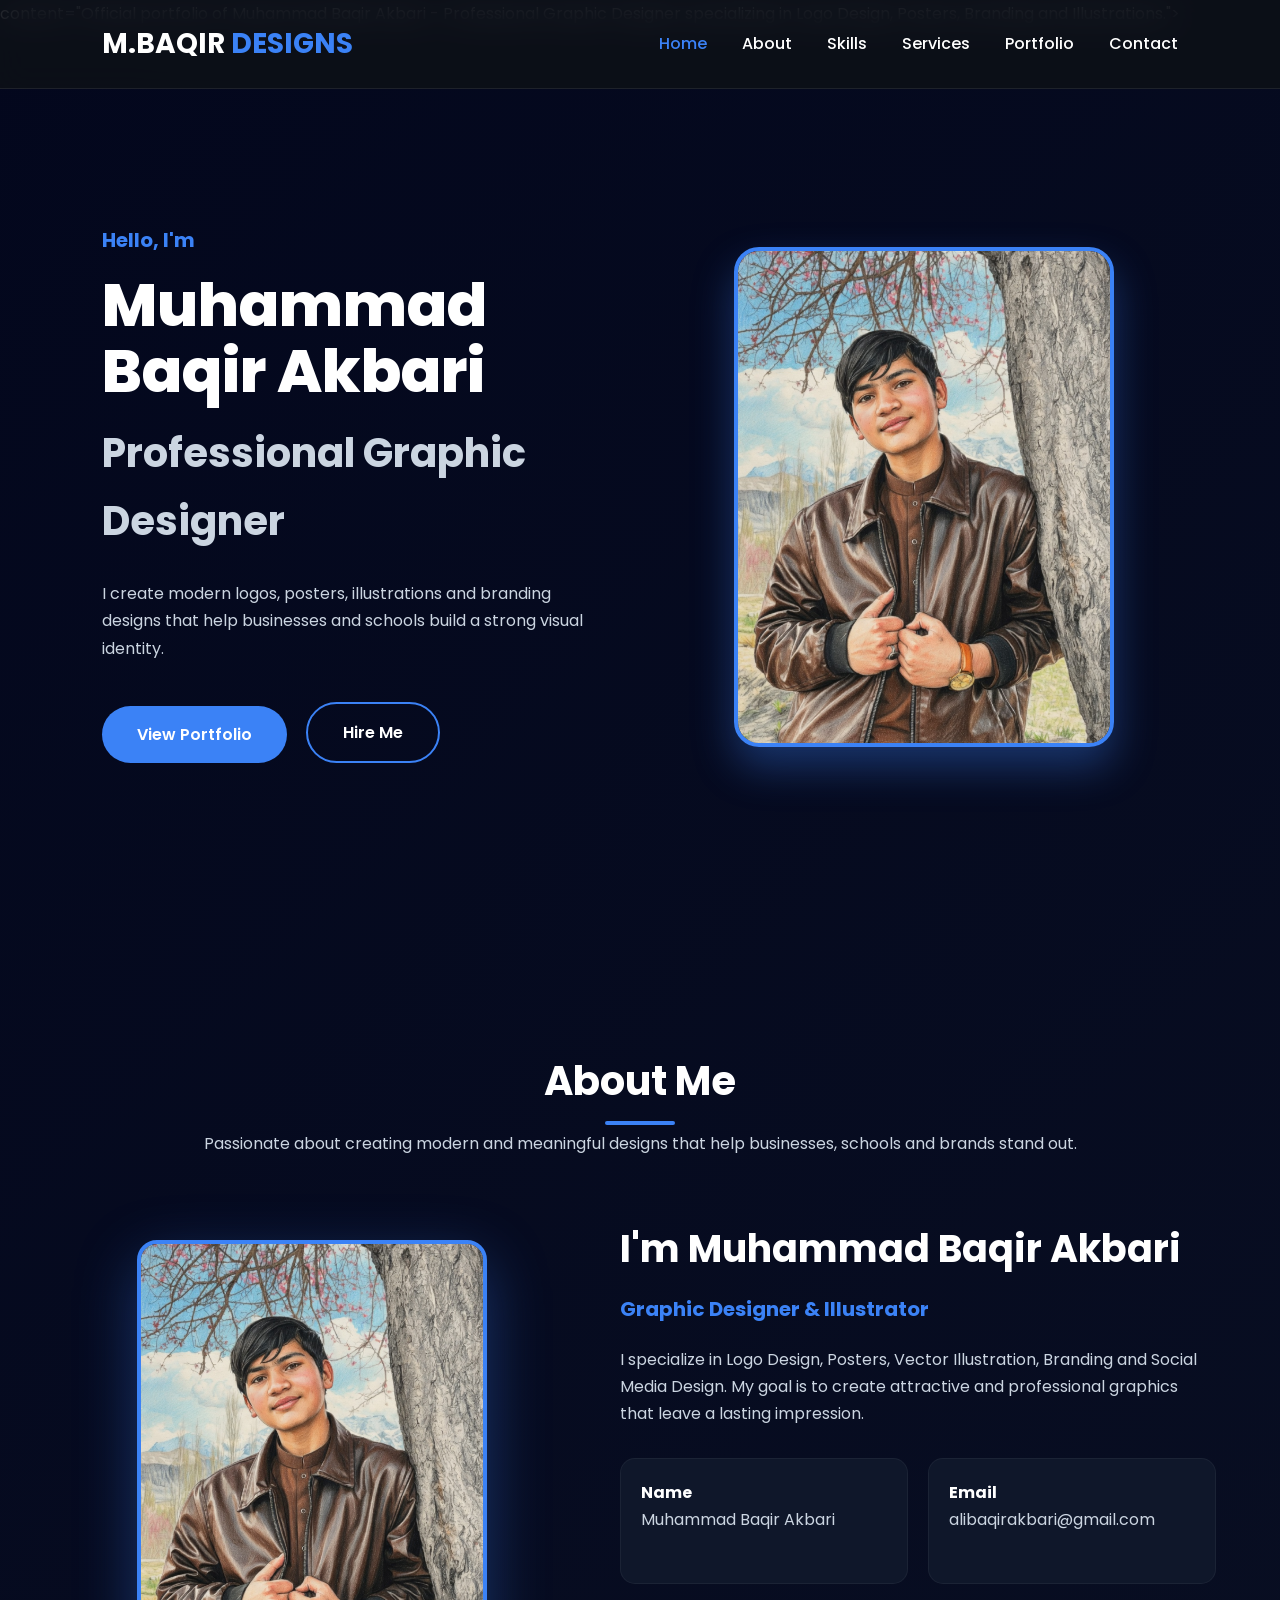
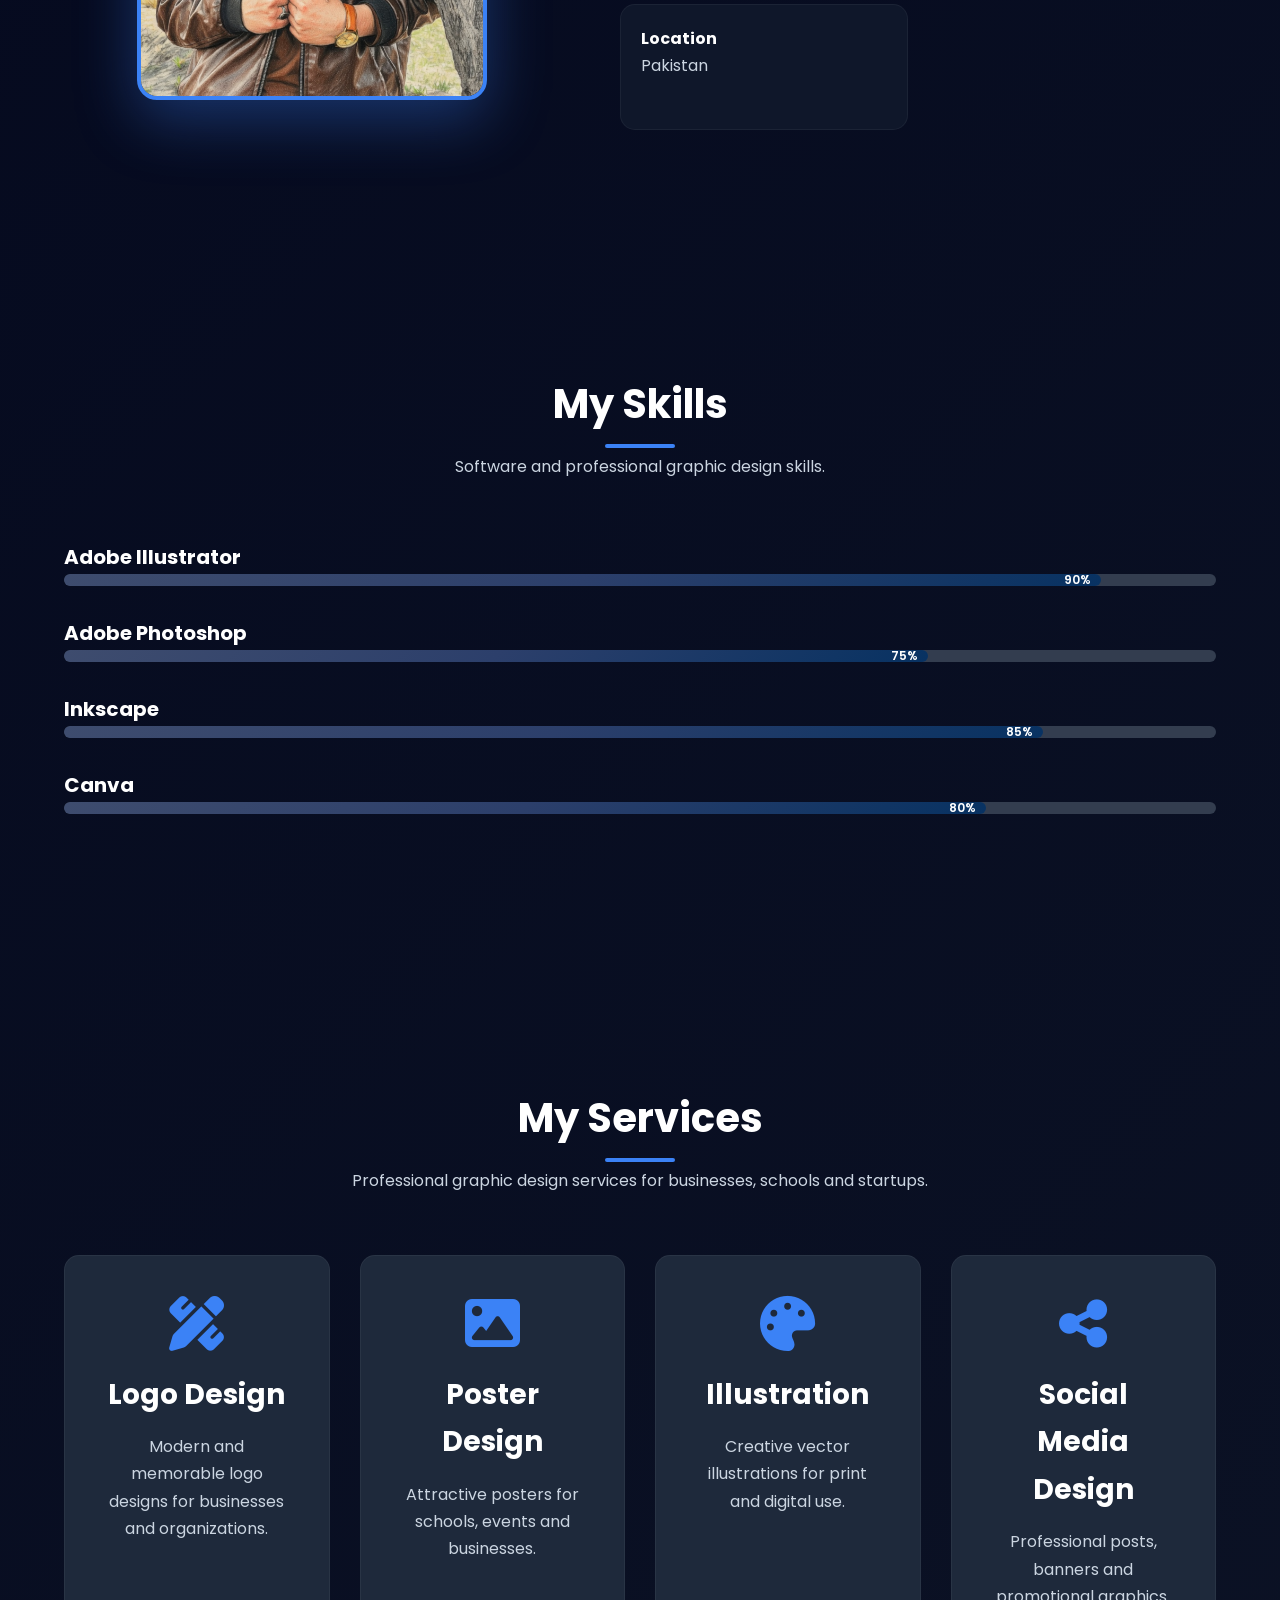
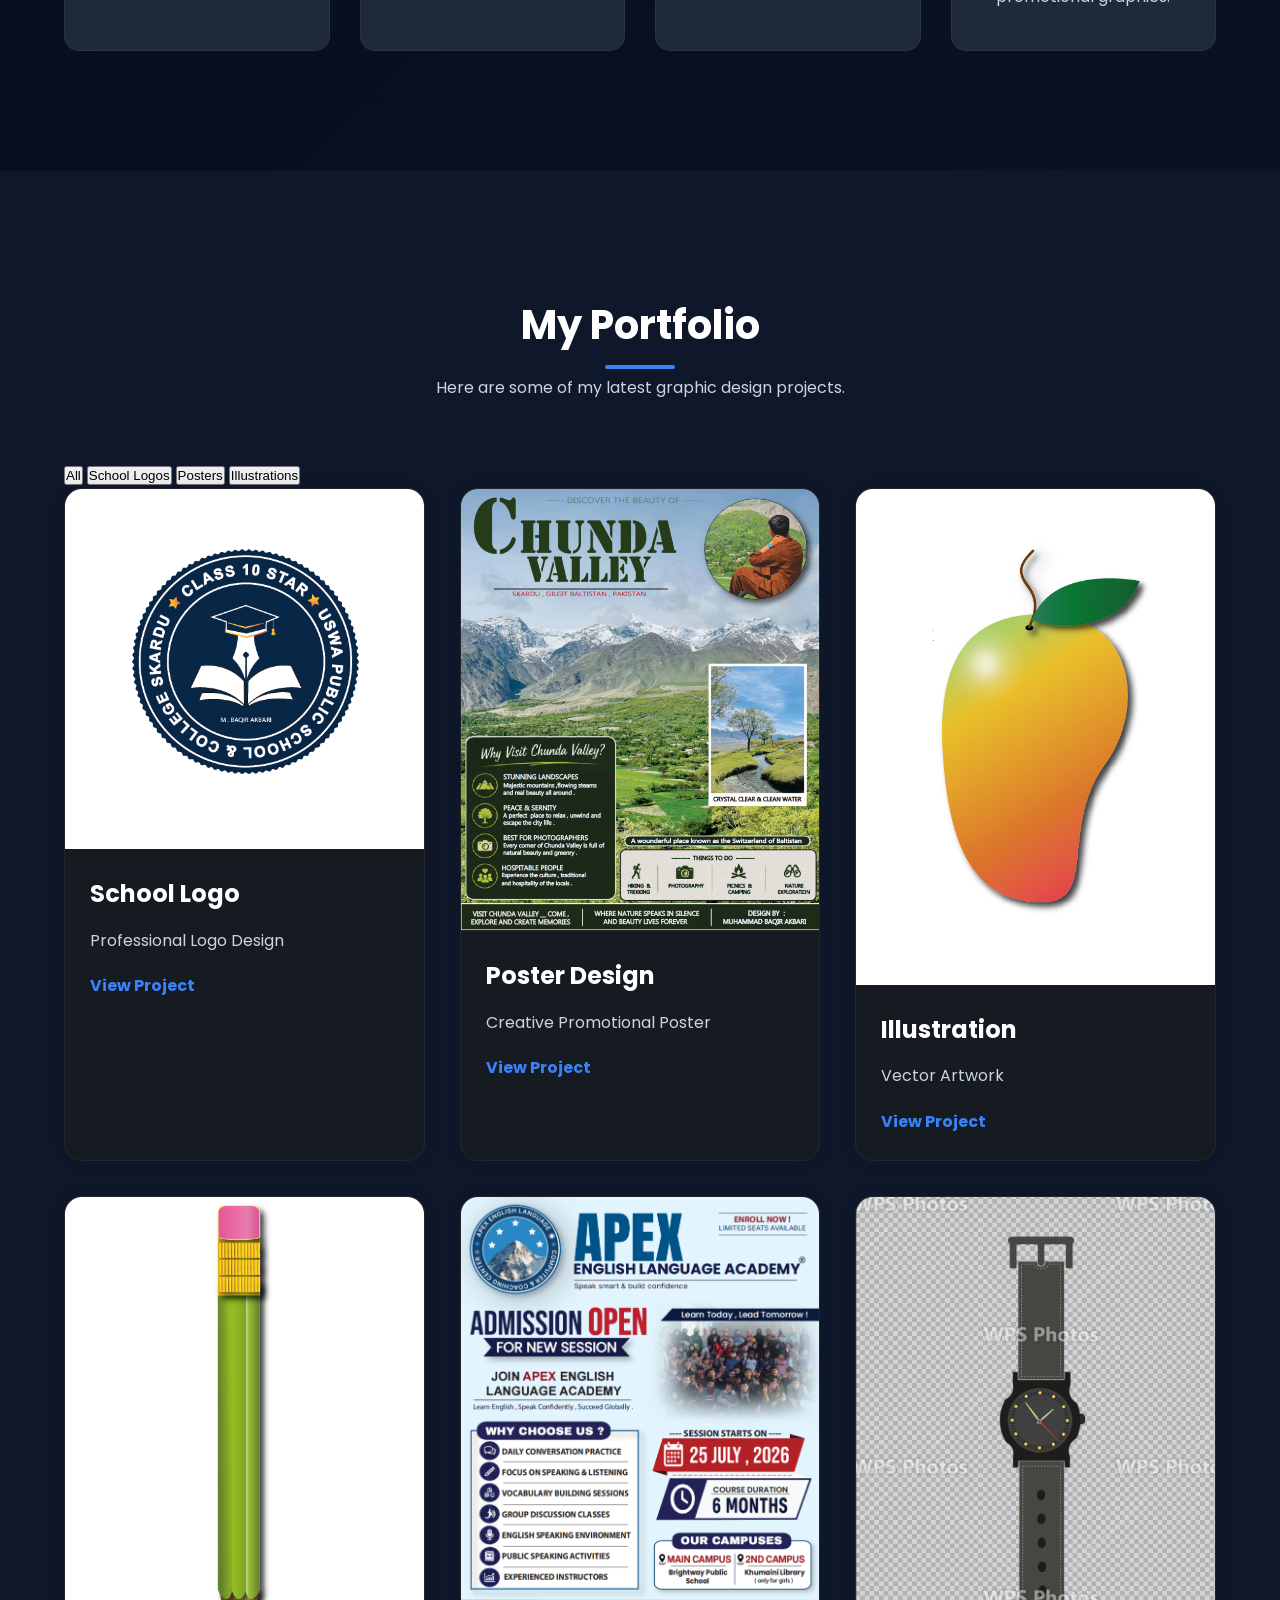
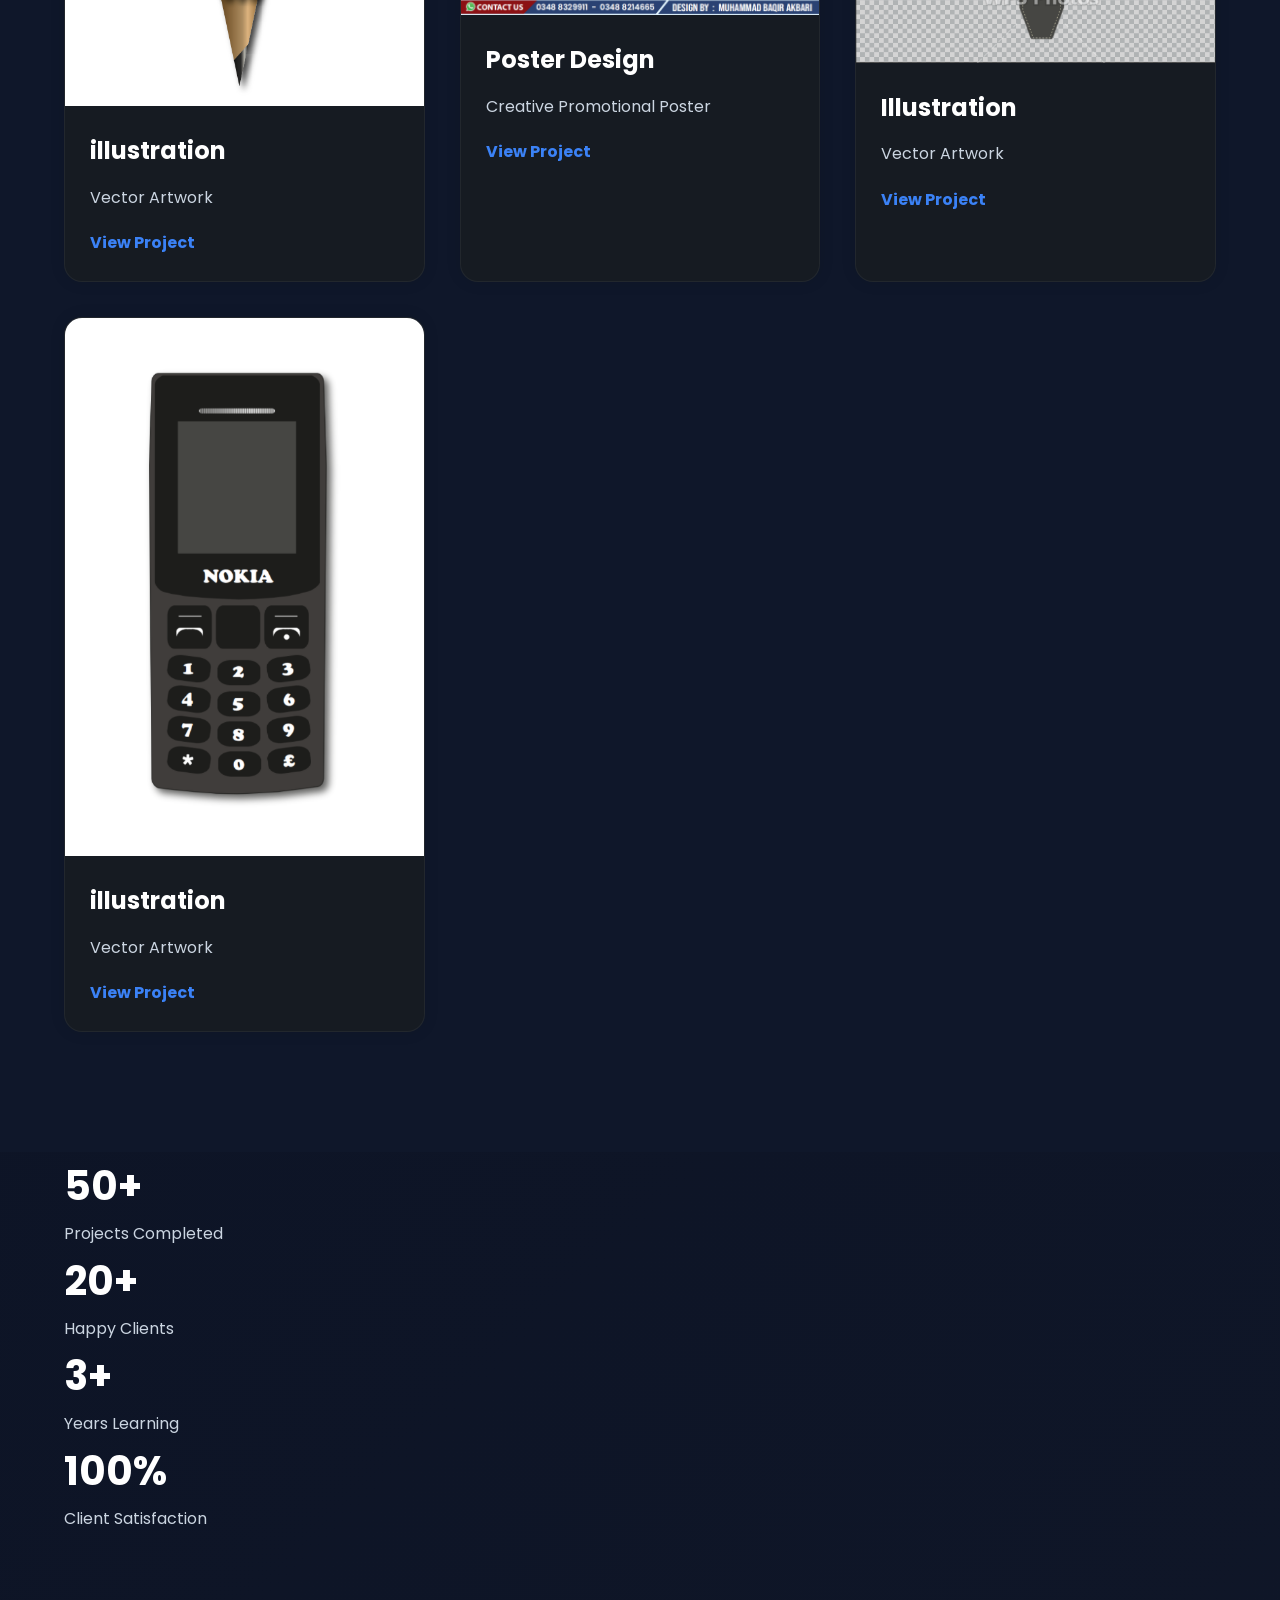
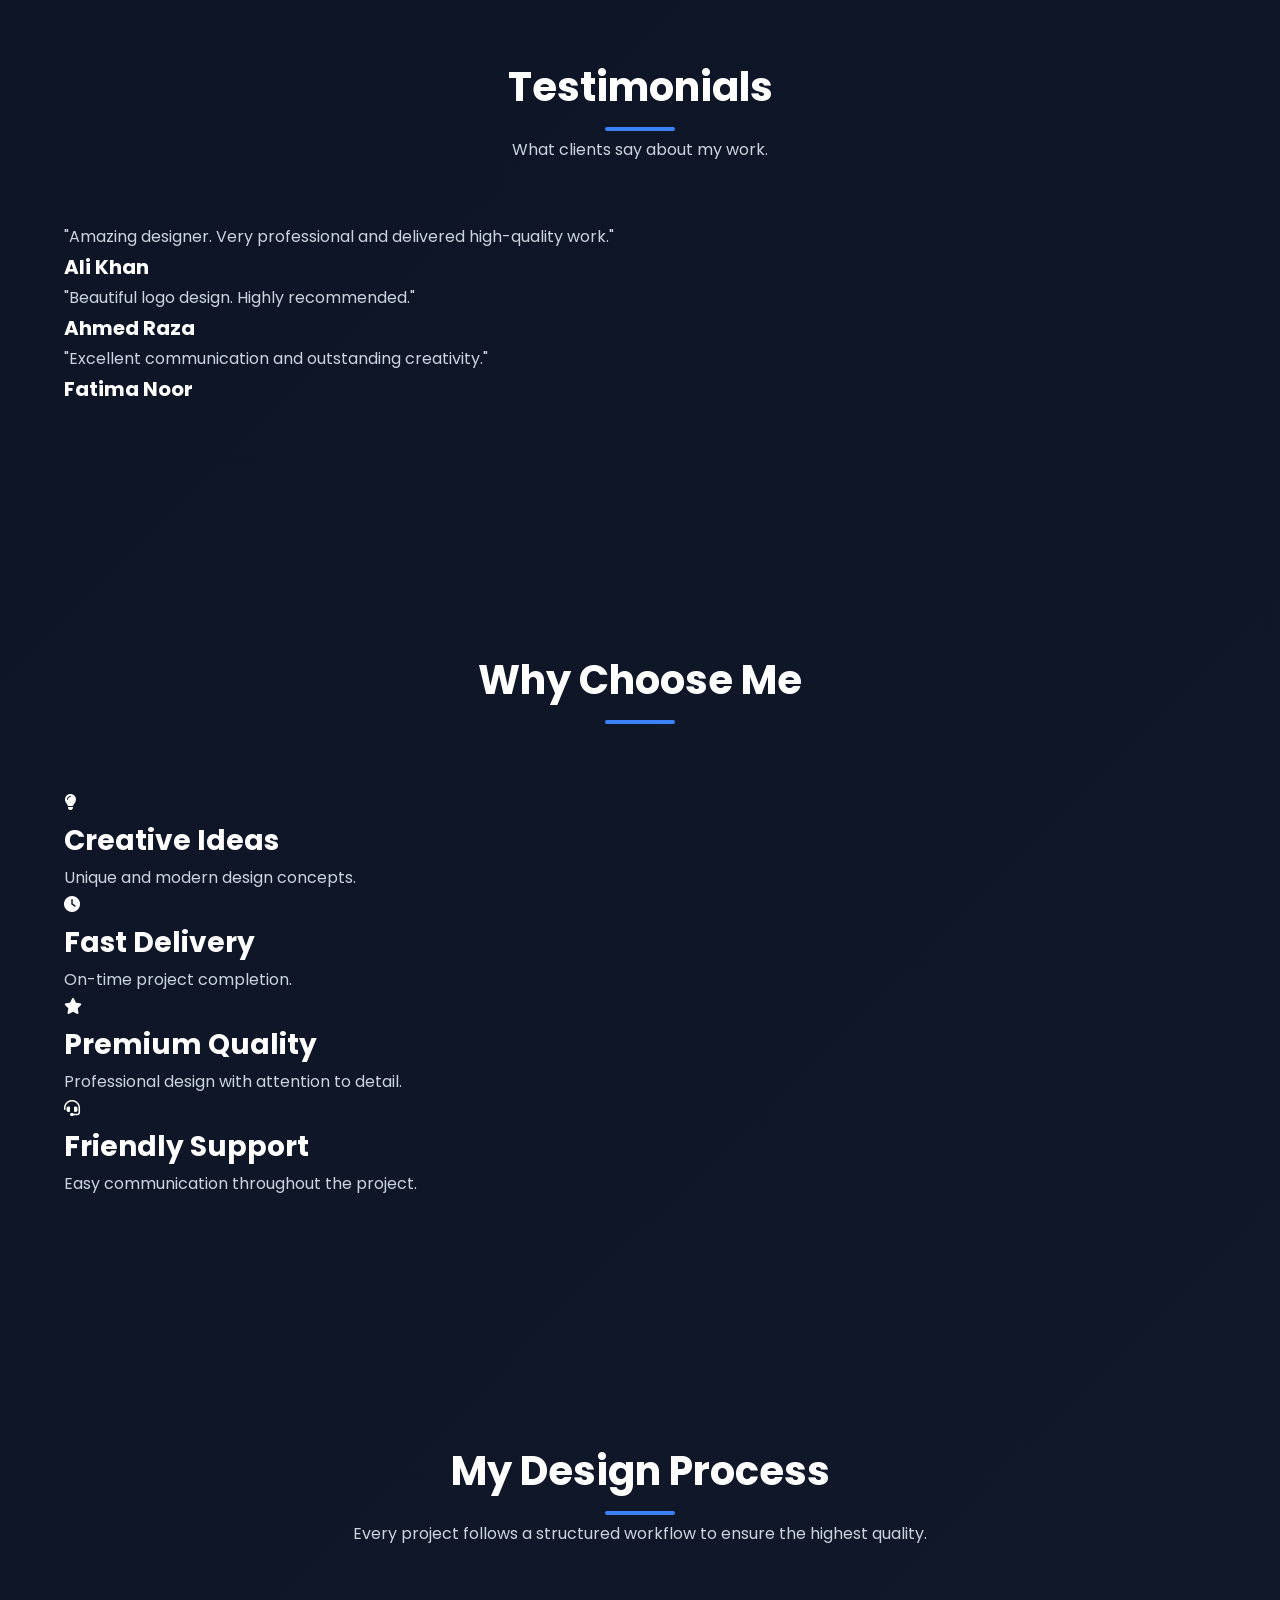
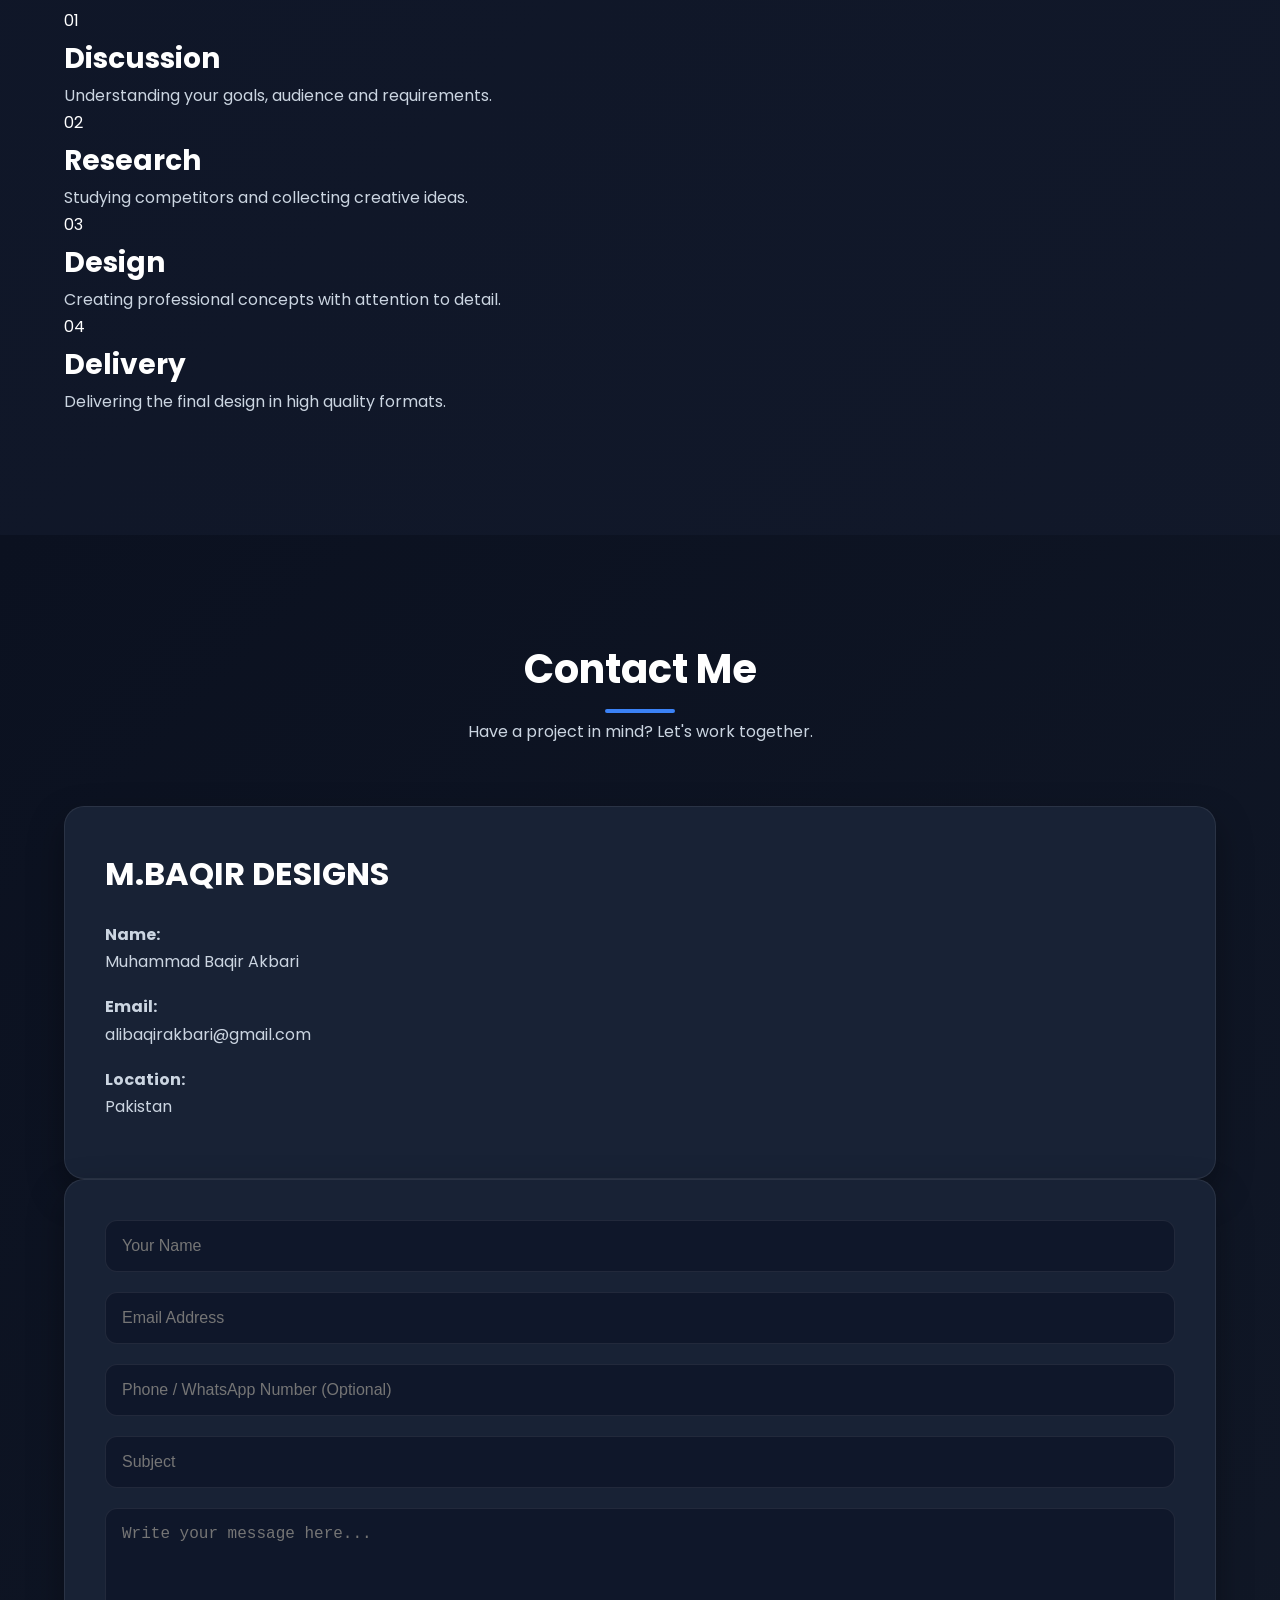
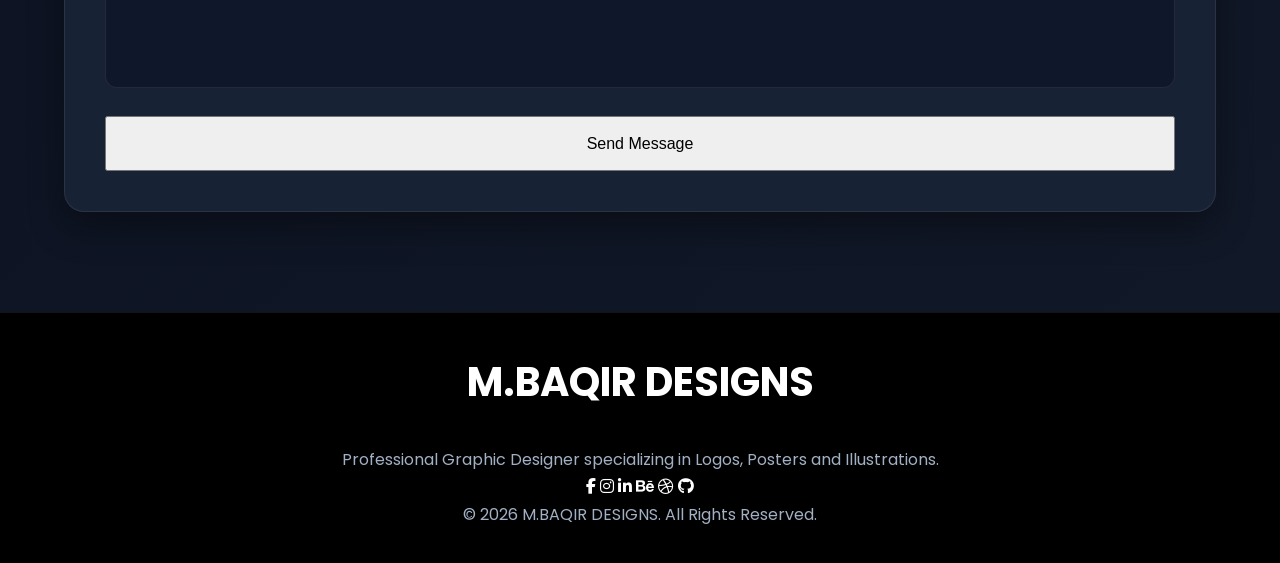
<file: index.html>
<!DOCTYPE html>
<html lang="en">

<head>

    <!-- ========================= -->
    <!-- BASIC SEO -->
    <!-- ========================= -->

    <meta charset="UTF-8">
    <meta name="viewport" content="width=device-width, initial-scale=1.0">

    <title>M.BAQIR DESIGNS | Graphic Designer & Illustrator</title>

     <meta name="description" content="M.BAQIR DESIGNS is a professional graphic design and illustration portfolio by M. Baqir. Explore creative posters, logos, social media designs, branding, and digital artwork.">
        content="Official portfolio of Muhammad Baqir Akbari - Professional Graphic Designer specializing in Logo Design, Posters, Branding and Illustrations.">

    <meta name="keywords"
        content="Graphic Designer, Logo Designer, Poster Designer, Illustrator, Freelancer, Pakistan">

    <meta name="author"
        content="Muhammad Baqir Akbari">

    <!-- ========================= -->
    <!-- Google Font -->
    <!-- ========================= -->

    <link rel="preconnect" href="https://fonts.googleapis.com">

    <link rel="preconnect"
        href="https://fonts.gstatic.com"
        crossorigin>

    <link href="https://fonts.googleapis.com/css2?family=Poppins:wght@300;400;500;600;700;800&display=swap"
        rel="stylesheet">

    <!-- ========================= -->
    <!-- Font Awesome Icons -->
    <!-- ========================= -->

    <link rel="stylesheet"
        href="https://cdnjs.cloudflare.com/ajax/libs/font-awesome/6.6.0/css/all.min.css">

    <!-- ========================= -->
    <!-- CSS -->
    <!-- ========================= -->

    <link rel="stylesheet"
        href="style.css">

</head>

<body>

<!-- ========================= -->
<!-- PRELOADER -->
<!-- ========================= -->

<div id="preloader">

    <div class="loader">

        <span>M.BAQIR DESIGNS</span>

    </div>

</div>

<!-- ========================= -->
<!-- Scroll Progress -->
<!-- ========================= -->

<div id="progress-bar"></div>

<!-- ========================= -->
<!-- HEADER -->
<!-- ========================= -->

<header>

<nav class="navbar">

<div class="logo">

<h2>M.BAQIR <span>DESIGNS</span></h2>

</div>

<ul class="nav-links">

<li><a href="#home">Home</a></li>

<li><a href="#about">About</a></li>

<li><a href="#skills">Skills</a></li>

<li><a href="#services">Services</a></li>

<li><a href="#portfolio">Portfolio</a></li>

<li><a href="#contact">Contact</a></li>

</ul>

<div class="menu-btn">

<i class="fa-solid fa-bars"></i>

</div>

</nav>

</header>

<!-- ========================= -->
<!-- HERO SECTION -->
<!-- ========================= -->

<section class="hero" id="home">

<div class="hero-content">

<h4>Hello, I'm</h4>

<h1>Muhammad Baqir Akbari</h1>

<h2>Professional Graphic Designer</h2>

<p>

I create modern logos, posters, illustrations and branding
designs that help businesses and schools build a strong
visual identity.

</p>

<div class="hero-buttons">

<a href="#portfolio" class="btn">

View Portfolio

</a>

<a href="#contact" class="btn btn2">

Hire Me

</a>

</div>

</div>

<div class="hero-image">

<img src="images/profile.png"
alt="Muhammad Baqir Akbari">

</div>

</section>

<!-- ===== NEXT PART STARTS HERE ===== --><!-- ========================= -->
<!-- ABOUT SECTION -->
<!-- ========================= -->

<section class="about section" id="about">

    <div class="container">

        <div class="section-title">

            <h2>About Me</h2>

            <p>
                Passionate about creating modern and meaningful designs
                that help businesses, schools and brands stand out.
            </p>

        </div>

        <div class="about-content">

            <div class="about-image">

                <img src="images/profile.png" alt="Profile Photo">

            </div>

            <div class="about-text">

                <h3>I'm Muhammad Baqir Akbari</h3>

                <h4>Graphic Designer & Illustrator</h4>

                <p>

                    I specialize in Logo Design, Posters,
                    Vector Illustration, Branding and Social Media
                    Design.

                    My goal is to create attractive and professional
                    graphics that leave a lasting impression.

                </p>

                <div class="about-info">

                    <div>

                        <strong>Name</strong>

                        <p>Muhammad Baqir Akbari</p>

                    </div>

                    <div>

                        <strong>Email</strong>

                        <p>alibaqirakbari@gmail.com</p>

                    </div>

                    <div>

                        <strong>Location</strong>

                        <p>Pakistan</p>

                    </div>

                </div>

            </div>

        </div>

    </div>

</section>

<!-- ========================= -->
<!-- SKILLS -->
<!-- ========================= -->

<section class="skills section" id="skills">

    <div class="container">

        <div class="section-title">

            <h2>My Skills</h2>

            <p>
                Software and professional graphic design skills.
            </p>

        </div>

        <div class="skill">

            <h4>Adobe Illustrator</h4>

            <div class="progress">

                <div class="progress-bar" style="width:90%">

                    90%

                </div>

            </div>

        </div>

        <div class="skill">

            <h4>Adobe Photoshop</h4>

            <div class="progress">

                <div class="progress-bar" style="width:75%">

                    75%

                </div>

            </div>

        </div>

        <div class="skill">

            <h4>Inkscape</h4>

            <div class="progress">

                <div class="progress-bar" style="width:85%">

                    85%

                </div>

            </div>

        </div>

        <div class="skill">

            <h4>Canva</h4>

            <div class="progress">

                <div class="progress-bar" style="width:80%">

                    80%

                </div>

            </div>

        </div>

    </div>

</section>

<!-- ========================= -->
<!-- SERVICES -->
<!-- ========================= -->

<section class="services section" id="services">

    <div class="container">

        <div class="section-title">

            <h2>My Services</h2>

            <p>

                Professional graphic design services
                for businesses, schools and startups.

            </p>

        </div>

        <div class="service-grid">

            <div class="service-card">

                <i class="fa-solid fa-pen-ruler"></i>

                <h3>Logo Design</h3>

                <p>

                    Modern and memorable logo designs
                    for businesses and organizations.

                </p>

            </div>

            <div class="service-card">

                <i class="fa-solid fa-image"></i>

                <h3>Poster Design</h3>

                <p>

                    Attractive posters for schools,
                    events and businesses.

                </p>

            </div>

            <div class="service-card">

                <i class="fa-solid fa-palette"></i>

                <h3>Illustration</h3>

                <p>

                    Creative vector illustrations
                    for print and digital use.

                </p>

            </div>

            <div class="service-card">

                <i class="fa-solid fa-share-nodes"></i>

                <h3>Social Media Design</h3>

                <p>

                    Professional posts,
                    banners and promotional graphics.

                </p>

            </div>

        </div>

    </div>

</section>

<!-- ===== PART 3 STARTS BELOW THIS LINE ===== --><!-- ========================= -->
<!-- PORTFOLIO SECTION -->
<!-- ========================= -->

<section class="portfolio section" id="portfolio">

    <div class="container">

        <div class="section-title">

            <h2>My Portfolio</h2>

            <p>
                Here are some of my latest graphic design projects.
            </p>

        </div>

        <div class="portfolio-filter">

            <button class="active">All</button>
            <button>School Logos</button>
            <button>Posters</button>
            <button>Illustrations</button>

        </div>

        <div class="portfolio-grid">

            <div class="portfolio-card">

                <img src="images/logo1.jpg" alt="School Logo">

                <div class="portfolio-info">

                    <h3>School Logo</h3>

                    <p>Professional Logo Design</p>

                    <a href="#">View Project</a>

                </div>

            </div>

            <div class="portfolio-card">

                <img src="images/poster1.jpg" alt="Poster">

                <div class="portfolio-info">

                    <h3>Poster Design</h3>

                    <p>Creative Promotional Poster</p>

                    <a href="#">View Project</a>

                </div>

            </div>

            <div class="portfolio-card">

                <img src="images/illustration1.png" alt="Illustration">

                <div class="portfolio-info">

                    <h3>Illustration</h3>

                    <p>Vector Artwork</p>

                    <a href="#">View Project</a>

                </div>

            </div>

            <div class="portfolio-card">

                <img src="images/illustration2.png" alt="illustration">

                <div class="portfolio-info">

                    <h3>illustration</h3>

                    <p>Vector Artwork</p>

                    <a href="#">View Project</a>

                </div>

            </div>

            <div class="portfolio-card">

                <img src="images/poster2.png" alt="Poster">

                <div class="portfolio-info">

                    <h3>Poster Design</h3>

                    <p>Creative Promotional Poster</p>

                    <a href="#">View Project</a>

                </div>

            </div>

            <div class="portfolio-card">

                <img src="images/illustration3.png" alt="Illustration">

                <div class="portfolio-info">

                    <h3>Illustration</h3>

                    <p>Vector Artwork</p>

                    <a href="#">View Project</a>

                </div>

            </div>

            <div class="portfolio-card">

                <img src="images/illustration4.png" alt="illustration">

                <div class="portfolio-info">

                    <h3>illustration</h3>

                    <p>Vector Artwork</p>

                    <a href="#">View Project</a> 

                </div>

            </div>

        </div>

    </div>

</section>

<!-- ========================= -->
<!-- COUNTER SECTION -->
<!-- ========================= -->

<section class="counter">

    <div class="container counter-grid">

        <div class="counter-box">

            <h2>50+</h2>

            <p>Projects Completed</p>

        </div>

        <div class="counter-box">

            <h2>20+</h2>

            <p>Happy Clients</p>

        </div>

        <div class="counter-box">

            <h2>3+</h2>

            <p>Years Learning</p>

        </div>

        <div class="counter-box">

            <h2>100%</h2>

            <p>Client Satisfaction</p>

        </div>

    </div>

</section>

<!-- ========================= -->
<!-- TESTIMONIALS -->
<!-- ========================= -->

<section class="testimonials section">

    <div class="container">

        <div class="section-title">

            <h2>Testimonials</h2>

            <p>What clients say about my work.</p>

        </div>

        <div class="testimonial-grid">

            <div class="testimonial-card">

                <p>

                    "Amazing designer. Very professional and delivered
                    high-quality work."

                </p>

                <h4>Ali Khan</h4>

            </div>

            <div class="testimonial-card">

                <p>

                    "Beautiful logo design.
                    Highly recommended."

                </p>

                <h4>Ahmed Raza</h4>

            </div>

            <div class="testimonial-card">

                <p>

                    "Excellent communication and
                    outstanding creativity."

                </p>

                <h4>Fatima Noor</h4>

            </div>

        </div>

    </div>

</section>

<!-- ========================= -->
<!-- WHY CHOOSE ME -->
<!-- ========================= -->

<section class="why section">

    <div class="container">

        <div class="section-title">

            <h2>Why Choose Me</h2>

        </div>

        <div class="why-grid">

            <div class="why-card">

                <i class="fa-solid fa-lightbulb"></i>

                <h3>Creative Ideas</h3>

                <p>

                    Unique and modern design concepts.

                </p>

            </div>

            <div class="why-card">

                <i class="fa-solid fa-clock"></i>

                <h3>Fast Delivery</h3>

                <p>

                    On-time project completion.

                </p>

            </div>

            <div class="why-card">

                <i class="fa-solid fa-star"></i>

                <h3>Premium Quality</h3>

                <p>

                    Professional design with attention to detail.

                </p>

            </div>

            <div class="why-card">

                <i class="fa-solid fa-headset"></i>

                <h3>Friendly Support</h3>

                <p>

                    Easy communication throughout the project.

                </p>

            </div>

        </div>

    </div>

</section>

<!-- ===== PART 4 STARTS BELOW THIS LINE ===== --><!-- ========================= -->
<!-- PROCESS SECTION -->
<!-- ========================= -->

<section class="process section" id="process">

    <div class="container">

        <div class="section-title">

            <h2>My Design Process</h2>

            <p>
                Every project follows a structured workflow to ensure the
                highest quality.
            </p>

        </div>

        <div class="process-grid">

            <div class="process-card">
                <div class="number">01</div>
                <h3>Discussion</h3>
                <p>
                    Understanding your goals, audience and requirements.
                </p>
            </div>

            <div class="process-card">
                <div class="number">02</div>
                <h3>Research</h3>
                <p>
                    Studying competitors and collecting creative ideas.
                </p>
            </div>

            <div class="process-card">
                <div class="number">03</div>
                <h3>Design</h3>
                <p>
                    Creating professional concepts with attention to detail.
                </p>
            </div>

            <div class="process-card">
                <div class="number">04</div>
                <h3>Delivery</h3>
                <p>
                    Delivering the final design in high quality formats.
                </p>
            </div>

        </div>

    </div>

</section>

<!-- ========================= -->
<!-- CONTACT -->
<!-- ========================= -->

<section class="contact section" id="contact">

    <div class="container">

        <div class="section-title">

            <h2>Contact Me</h2>

            <p>
                Have a project in mind? Let's work together.
            </p>

        </div>

        <div class="contact-wrapper">

            <div class="contact-info">

                <h3>M.BAQIR DESIGNS</h3>

                <p>

                    <strong>Name:</strong><br>
                    Muhammad Baqir Akbari

                </p>

                <p>

                    <strong>Email:</strong><br>

                    alibaqirakbari@gmail.com

                </p>

                <p>

                    <strong>Location:</strong><br>

                    Pakistan

                </p>

            </div>

            <form class="contact-form" action="https://formspree.io/f/mvkpnzyg" method="POST">

                <input type="text" name="name" placeholder="Your Name" required>

                <input type="email" name="email" placeholder="Email Address" required>

                <input type="tel" name="phone" placeholder="Phone / WhatsApp Number (Optional)">

                <input type="text" name="subject" placeholder="Subject" required>

                <textarea name="message" rows="6" placeholder="Write your message here..." required></textarea>

                <button type="submit">Send Message</button>

            </form>

        </div>

    </div>

</section>

<!-- ========================= -->
<!-- FOOTER -->
<!-- ========================= -->

<footer>

    <div class="container footer-content">

        <h2>M.BAQIR DESIGNS</h2>

        <p>

            Professional Graphic Designer specializing in
            Logos, Posters and Illustrations.

        </p>

        <div class="footer-social">

            <a href="#"><i class="fab fa-facebook-f"></i></a>

            <a href="#"><i class="fab fa-instagram"></i></a>

            <a href="#"><i class="fab fa-linkedin-in"></i></a>

            <a href="#"><i class="fab fa-behance"></i></a>

            <a href="#"><i class="fab fa-dribbble"></i></a>

            <a href="#"><i class="fab fa-github"></i></a>

        </div>

        <p class="copyright">

            © 2026 M.BAQIR DESIGNS.
            All Rights Reserved.

        </p>

    </div>

</footer>

<!-- ========================= -->
<!-- JAVASCRIPT -->
<!-- ========================= -->

<script src="script.js"></script>

<script>
/* ==========================================
   CONTACT FORM - STAY ON WEBSITE
========================================== */

const contactForm = document.querySelector(".contact-form");

if (contactForm) {

    contactForm.addEventListener("submit", async function (event) {

        event.preventDefault();

        const submitButton = contactForm.querySelector("button[type='submit']");
        const originalText = submitButton.textContent;

        submitButton.disabled = true;
        submitButton.textContent = "Sending...";

        try {

            const response = await fetch(contactForm.action, {
                method: "POST",
                body: new FormData(contactForm),
                headers: {
                    "Accept": "application/json"
                }
            });

            if (response.ok) {

                contactForm.reset();

                let oldMessage = document.getElementById("form-success-message");

                if (oldMessage) {
                    oldMessage.remove();
                }

                const successMessage = document.createElement("div");

                successMessage.id = "form-success-message";

                successMessage.innerHTML = `
                    <div style="
                        margin-top:20px;
                        padding:20px;
                        border-radius:12px;
                        background:#e8f8ee;
                        border:1px solid #28a745;
                        color:#155724;
                        text-align:center;
                        font-family:Poppins, sans-serif;
                    ">
                        <h3 style="margin:0 0 8px;">
                            <i class="fa-solid fa-circle-check"></i>
                            Message Sent Successfully!
                        </h3>

                        <p style="
                        margin:0;
                        color:#000000;
                        ">
                            Thank you for contacting M.BAQIR DESIGNS.
                            Your enquiry has been received successfully.
                            I will get back to you soon.
                        </p>
                    </div>
                `;

                contactForm.parentNode.insertBefore(
                    successMessage,
                    contactForm.nextSibling
                );

                setTimeout(function () {
                    successMessage.remove();
                }, 10000);

            } else {

                alert("We could not send your message. Please try again.");

            }

        } catch (error) {

            alert("There was a problem sending your message. Please try again.");

        }

        submitButton.disabled = false;
        submitButton.textContent = originalText;

    });

}
</script>

</body>
</html>
</file>
<file: style.css>
/* ===================================================
   M.BAQIR DESIGNS
   Professional Portfolio Website
   CSS Part 1
=================================================== */

/* Google Font */

@import url('https://fonts.googleapis.com/css2?family=Poppins:wght@300;400;500;600;700;800&display=swap');

/* =========================
   RESET
========================= */

*{
    margin:0;
    padding:0;
    box-sizing:border-box;
    scroll-behavior:smooth;
}

html{
    scroll-behavior:smooth;
}

body{

    font-family:'Poppins',sans-serif;

    background: linear-gradient(
    135deg,
    #03071d,
    #0d1426,
    #131a2b
);

    color:#ffffff;

    overflow-x:hidden;

    line-height:1.7;

}

/* =========================
SCROLLBAR
========================= */

::-webkit-scrollbar{

    width:10px;

}

::-webkit-scrollbar-track{

    background:#111827;

}

::-webkit-scrollbar-thumb{

    background:#2563EB
#1D4ED8;

    border-radius:20px;

}

::-webkit-scrollbar-thumb:hover{

    background:#2563eb;

}

/* =========================
CONTAINER
========================= */

.container{

    width:90%;

    max-width:1200px;

    margin:auto;

}

/* =========================
SECTION
========================= */

.section{

    padding:120px 0;

}

/* =========================
HEADINGS
========================= */

h1{

    font-size:60px;

    font-weight:800;

}

h2{

    font-size:40px;

    font-weight:700;

}

h3{

    font-size:28px;

}

h4{

    font-size:20px;

}

p{

    color:#cbd5e1;

}

/* =========================
LINKS
========================= */

a{

    text-decoration:none;

    color:white;

}

/* =========================
BUTTONS
========================= */

.btn{

display:inline-block;

padding:15px 35px;

margin-top:20px;

border-radius:50px;

background:#3b82f6;

transition:.4s;

font-weight:600;

}

.btn:hover{

background:#2563eb;

transform:translateY(-5px);

box-shadow:0 15px 35px rgba(59,130,246,.4);

}

.btn2{

background:transparent;

border:2px solid #3b82f6;

margin-left:15px;

}

.btn2:hover{

background:#3b82f6;

}

/* =========================
SECTION TITLE
========================= */

.section-title{

text-align:center;

margin-bottom:60px;

}

.section-title h2{

margin-bottom:15px;

position:relative;

display:inline-block;

}

.section-title h2::after{

content:"";

position:absolute;

left:50%;

bottom:-10px;

transform:translateX(-50%);

width:70px;

height:4px;

background:#3b82f6;

border-radius:20px;

}/* ==========================================
   NAVIGATION
========================================== */

.navbar{

    position:fixed;

    top:0;

    left:0;

    width:100%;

    padding:20px 8%;

    background:rgba(6, 10, 32, 0.85);

    backdrop-filter:blur(15px);

    display:flex;

    justify-content:space-between;

    align-items:center;

    z-index:1000;

    border-bottom:1px solid rgba(255,255,255,.08);

}

.logo h2{

    color:#ffffff;

    font-size:28px;

    font-weight:700;

}

.logo span{

    color:#3B82F6;

}

.nav-links{

    display:flex;

    gap:35px;

    list-style:none;

}

.nav-links a{

    color:white;

    font-weight:500;

    transition:.3s;

}

.nav-links a:hover{

    color:#3B82F6;

}

.menu-btn{

    display:none;

    color:white;

    font-size:28px;

    cursor:pointer;

}

/* ==========================================
   HERO SECTION
========================================== */

.hero{

    min-height:100vh;

    display:flex;

    justify-content:space-between;

    align-items:center;

    gap:60px;

    padding:120px 8% 80px;

}

.hero-content{

    flex:1;

}

.hero-content h4{

    color:#3B82F6;

    margin-bottom:15px;

}

.hero-content h1{

    margin-bottom:15px;

    line-height:1.1;

}

.hero-content h2{

    color:#cbd5e1;

    margin-bottom:25px;

}

.hero-content p{

    max-width:600px;

    margin-bottom:20px;

}

.hero-image{

    flex:1;

    display:flex;

    justify-content:center;

}

.hero-image img{
    width:380px;
    height:500px;
    object-fit:cover;
    border-radius:25px;
    border:4px solid #3B82F6;
    box-shadow:0 20px 40px rgba(59,130,246,.35);
    transition:0.4s;
}



.hero-image img:hover{

    transform:scale(1.03);

}

/* ==========================================
   PRELOADER
========================================== */

#preloader{

    position:fixed;

    inset:0;

    background:#020617;

    display:none

    justify-contentcenter

    align-itemscenter

    z-index0

}

.loader span{

    color:white;

    font-size:30px;

    font-weight:700;

    letter-spacing:2px;

}

/* ==========================================
   SCROLL PROGRESS BAR
========================================== */

#progress-bar{

    position:fixed;

    top:0;

    left:0;

    width:0;

    height:4px;

    background:#3B82F6;

    z-index:99999;

}/* ======================================
   ABOUT SECTION
====================================== */

.about-content{

display:grid;

grid-template-columns:1fr 1.2fr;

gap:60px;

align-items:center;

}

.about-image{

text-align:center;

}

.about-image img{

width:350px;

max-width:100%;

border-radius:20px;

border:4px solid #3B82F6;

box-shadow:0 20px 60px rgba(59,130,246,.35);

transition:.4s;

}

.about-image img:hover{

transform:scale(1.05);

}

.about-text h3{

font-size:38px;

margin-bottom:10px;

}

.about-text h4{

color:#3B82F6;

margin-bottom:20px;

}

.about-text p{

margin-bottom:30px;

}

.about-info{

display:grid;

grid-template-columns:repeat(2,1fr);

gap:20px;

}

.about-info div{

background: #0F172A;

padding:20px;

border-radius:15px;

border:1px solid rgba(255,255,255,.05);

transition:.3s;

}

.about-info div:hover{

transform:translateY(-8px);

border-color:#3B82F6;

}

/* ======================================
   SKILLS
====================================== */

.skill{

margin-bottom:30px;

}

.progress{

width:100%;

height:14px;

background:#111827;

border-radius:30px;

overflow:hidden;

}

.progress-bar{

height:100%;

background:linear-gradient(90deg,#2563eb,#60a5fa);

display:flex;

justify-content:flex-end;

align-items:center;

padding-right:10px;

font-size:12px;

font-weight:600;

color:white;

border-radius:30px;

}

/* ======================================
   SERVICES
====================================== */

.service-grid{

display:grid;

grid-template-columns:repeat(auto-fit,minmax(250px,1fr));

gap:30px;

}

.service-card{

background:#1E293B;

padding: 40px;

border-radius:15px;

text-align:center;

transition:.35s;

border:1px solid rgba(255,255,255,.05);

}

.service-card:hover{

transform:translateY(-12px);

border-color:#3B82F6;

box-shadow:0 20px 50px rgba(59,130,246,.25);

}

.service-card i{

font-size:55px;

color:#3B82F6;

margin-bottom:20px;

}

.service-card h3{

margin-bottom:15px;

}/* ==========================
   PORTFOLIO IMAGE STYLING
========================== */

.portfolio-card {
    background: #1E293B;
    border-radius: 10px;
    overflow: hidden;
    transition: 0.4s;
    box-shadow: 0 0 15px rgba(0,0,0,0.1);
}

.portfolio-card:hover {
    transform: translateY(-10px);
    box-shadow: 0 0 25px rgba(59,130,246,0.5);
}

.portfolio-card img {
    width: 250;
    height: 100;
    object-fit: covers;
    display: block;
}

.portfolio-info {
    padding: 20px;
}

.portfolio-info h3 {
    color: white;
    margin-bottom: 10px;
}

.portfolio-info p {
    color: #bbbbbb;
    margin-bottom: 15px;
}

.portfolio-info a {
    color: #3B82F6;
    text-decoration: none;
    font-weight: bold;
}

.portfolio-info a:hover {
    color: white;
}
/* ======================================
   PORTFOLIO SECTION
====================================== */

.portfolio{

    background:#0F172A;

}

.portfolio-grid{

    display:grid;

    grid-template-columns:repeat(auto-fit,minmax(320px,1fr));

    gap:35px;

}

.portfolio-card{

    background:#161b22;

    border-radius:18px;

    overflow:hidden;

    border:1px solid rgba(255,255,255,.05);

    transition:.4s;

}

.portfolio-card:hover{

    transform:translateY(-12px);

    box-shadow:0 25px 50px rgba(59,130,246,.25);

    border-color:#3B82F6;

}

.portfolio-card img{

    width:100%;

    height:auto;

    display:block;

    transition:.5s;

}

.portfolio-card:hover img{

    transform:scale(1.05);

}

.portfolio-info{

    padding:25px;

}

.portfolio-info h3{

    color:white;

    margin-bottom:12px;

    font-size:24px;

}

.portfolio-info p{

    color:#cbd5e1;

    margin-bottom:18px;

}

.portfolio-btn{

    display:inline-block;

    padding:10px 22px;

    border-radius:30px;

    background:#3B82F6;

    color:white;

    font-weight:600;

    transition:.3s;

}

.portfolio-btn:hover{

    background:#2563eb;

}
/* ======================================
   CONTACT SECTION
====================================== */

/* ======================================
   CONTACT SECTION
====================================== */

.contact{

    background:linear-gradient(135deg,#0B1120,#111827);

    padding:100px 0;

}

.contact-content{

    display:grid;

    grid-template-columns:repeat(auto-fit,minmax(350px,1fr));

    gap:40px;

    align-items:start;

}

.contact-info{

    background:#182235;

    padding:40px;

    border-radius:20px;

    border:1px solid rgba(255,255,255,.08);

    box-shadow:0 15px 35px rgba(0,0,0,.35);

    transition:.4s;

}

.contact-info:hover{

    transform:translateY(-8px);

    border-color:#3B82F6;

}

.contact-info h3{

    color:#FFFFFF;

    margin-bottom:20px;

    font-size:32px;

}

.contact-info p{

    color:#CBD5E1;

    margin-bottom:18px;

}

.contact-info i{

    color:#3B82F6;

    font-size:22px;

    margin-right:12px;

}

.contact-form{

    background:#182235;

    padding:40px;

    border-radius:20px;

    border:1px solid rgba(255,255,255,.08);

    box-shadow:0 15px 35px rgba(0,0,0,.35);

}

.contact-form input,
.contact-form textarea{

    width:100%;

    padding:16px;

    margin-bottom:20px;

    border:1px solid rgba(255,255,255,.08);

    border-radius:12px;

    background:#0F172A;

    color:#fbfafa;

    font-size:16px;

    transition:.3s;

}

.contact-form input:focus,
.contact-form textarea:focus{

    border-color:#3B82F6;

    box-shadow:0 0 15px rgba(59,130,246,.25);

}

.contact-form textarea{

    resize:none;

    height:180px;

}

.contact-form button {
    width: 100%;
    padding: 16px 30px;
    font-size: 16px;
    min-height: 55px;
}

/* ======================================
   FOOTER
====================================== */

footer{

    background: #000000;

    text-align:center;

    padding:35px 35px;

    border-top:1px solid rgba(255,255,255,.08);

}

footer h2{

    color:#ffffff;

    margin-bottom:30px;

}

footer p{

    color:#a2b0c4;

}

.social-icons{

    margin:35px 0;

}

.social-icons a{

    display:inline-flex;

    justify-content:center;

    align-items:center;

    width:50px;

    height:50px;

    margin:0 10px;

    border-radius:50%;

    background:#1E293B;

    color:#3B82F6;

    font-size:20px;

    transition:.4s;

}

.social-icons a:hover{

    background:#3B82F6;

    color:#ffffff;

    transform:translateY(-8px);

}
/* ======================================
   RESPONSIVE DESIGN
====================================== */

@media (max-width:992px){

.hero{

flex-direction:column;

text-align:center;

padding-top:150px;

}

.hero-content{

order:2;

}

.hero-image{

order:1;

margin-bottom:40px;

}

.about-content{

grid-template-columns:1fr;

text-align:center;

}

.about-info{

grid-template-columns:1fr;

}

.contact-content{

grid-template-columns:1fr;

}

}

@media (max-width:768px){

.nav-links{

display:none;

}

.menu-btn{

display:block;

}

h1{

font-size:42px;

}

h2{

font-size:30px;

}

.section{

padding:80px 0;

}

.hero-image img{

width:280px;

height:380px;

}

}

@media (max-width:480px){

.container{

width:92%;

}

.btn{

padding:12px 25px;

}

.section-title h2{

font-size:28px;

}

.service-card{

padding:30px;

}

}
/* ======================================
   MOBILE MENU
====================================== */

@media (max-width:768px){

.nav-links.active{

display:flex;

flex-direction:column;

position:absolute;

top:80px;

left:0;

width:100%;

background:#0F172A;

padding:30px 25px;

text-align:center;

gap:20px;

border-top:1px solid rgba(255,255,255,.08);

}

}
/* ======================================
   ACTIVE NAVIGATION
====================================== */

.nav-links a.active{

    color:#3B82F6;

}

.nav-links a{

    transition:.3s;

}

html{

    scroll-behavior:smooth;

}
/* ======================================
   SCROLL ANIMATION
====================================== */

.section,
.service-card,
.portfolio-card,
.skill{

    opacity:0;

    transform:translateY(60px);

    transition:all .8s ease;

}

.section.show,
.service-card.show,
.portfolio-card.show,
.skill.show{

    opacity:1;

    transform:translateY(0);

}
/* ======================================
   SCROLL TO TOP BUTTON
====================================== */

#scrollTopBtn{

    position:fixed;

    bottom:30px;

    right:30px;

    width:55px;

    height:55px;

    border:none;

    border-radius:50%;

    background:#326bc6;

    color:#fff;

    font-size:25px;

    cursor:pointer;

    display:none;

    box-shadow:0 10px 25px rgba(59,130,246,.4);

    transition:.3s;

    z-index:999;

}

#scrollTopBtn:hover{

    transform:translateY(-5px);

    background:#2563eb;

}
/* ======================================
   TYPING EFFECT
====================================== */

#typing{

    color:#3B82F6;

    font-weight:700;

    border-right:3px solid #3B82F6;

    padding-right:5px;

    animation:blink .8s infinite;

}

@keyframes blink{

    50%{

        border-color:transparent;

    }

}
/* ======================================
   SKILL BAR ANIMATION
====================================== */

.progress{

    width:100%;

    height:12px;

    background:#333d4f;

    border-radius:30px;

    overflow:hidden;

}

.progress-bar{

    height:100%;

    background: linear-gradient(135deg, #3e4c6e, #2c3f6b, #083262);

    border-radius:30px;

    transition:width 1.5s ease;

    color:white;

    text-align:right;

    padding-right:10px;

    font-size:12px;

    line-height:12px;

}
/* ======================================
   IMAGE LIGHTBOX
====================================== */

#lightbox{

    position:fixed;

    top:0;

    left:0;

    width:100%;

    height:100%;

    background:rgba(0,0,0,.9);

    display:none;

    justify-content:center;

    align-items:center;

    z-index:9999;

}

#lightbox img{

    max-width:90%;

    max-height:85%;

    border-radius:15px;

    box-shadow:0 0 40px rgba(59,130,246,.5);

}

#close-lightbox{

    position:absolute;

    top:30px;

    right:40px;

    color:white;

    font-size:60px;

    cursor:pointer;

    transition:.3s;

}

#close-lightbox:hover{

    color:#3B82F6;

}
/* ======================================
   BUTTON RIPPLE EFFECT
====================================== */

.btn{

    position:relative;

    overflow:hidden;

}

.ripple{

    position:absolute;

    border-radius:50%;

    transform:scale(0);

    animation:ripple .6s linear;

    background:rgba(255, 255, 255, 0.607);

}

@keyframes ripple{

    to{

        transform:scale(4);

        opacity:0;

    }

}
</file>
